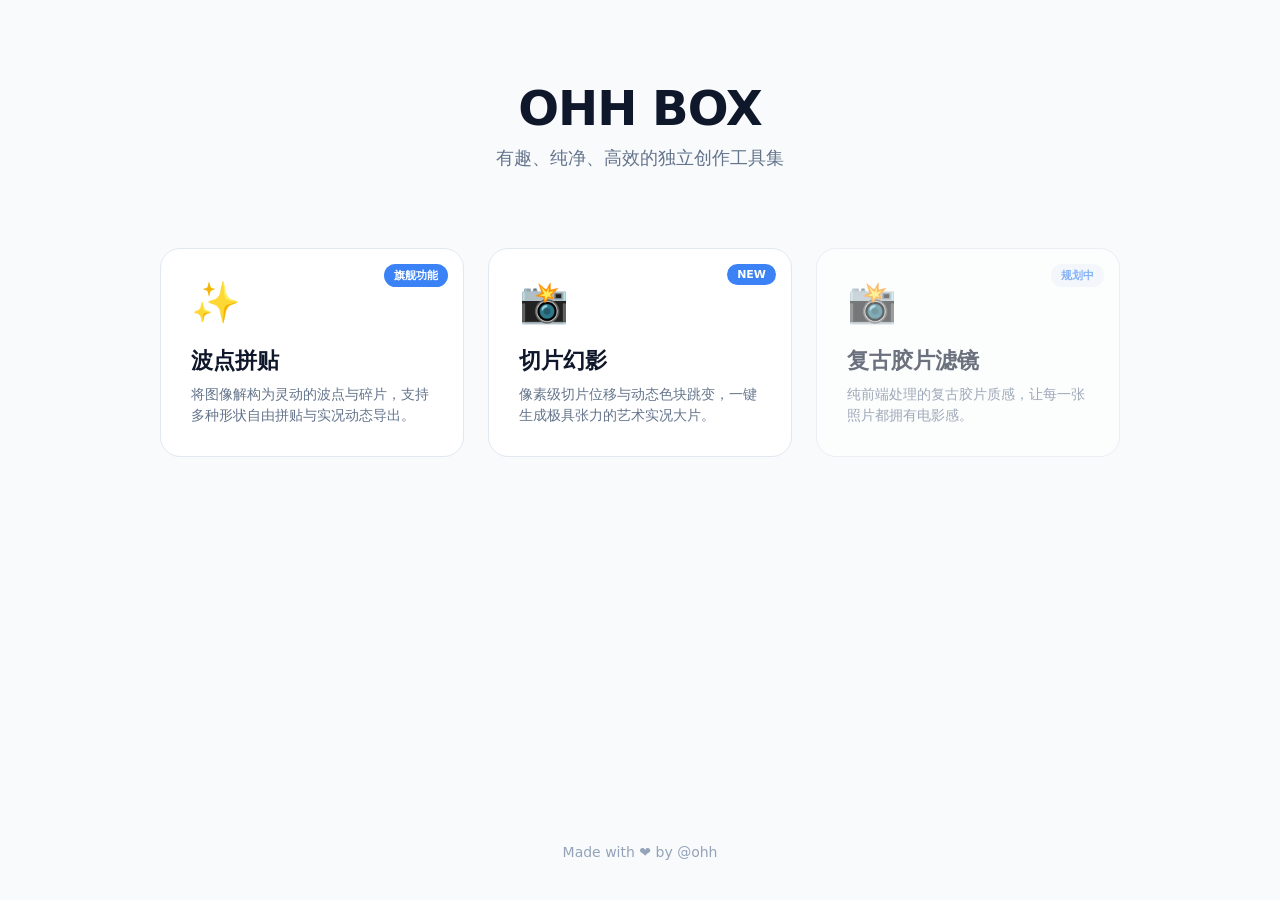
<file: index.html>
<!DOCTYPE html>
<html lang="zh-CN">
<head>
    <meta charset="UTF-8">
    <meta name="viewport" content="width=device-width, initial-scale=1.0">
    <title>OHH BOX - 独立创意工具箱</title>
    <style>
        :root { --bg: #f8fafc; --text: #0f172a; --primary: #3b82f6; --radius: 20px; }
        body { margin: 0; font-family: system-ui, -apple-system, sans-serif; background: var(--bg); color: var(--text); display: flex; flex-direction: column; align-items: center; min-height: 100vh; }
        
        .header { text-align: center; padding: 80px 20px 40px; }
        .brand { font-size: 48px; font-weight: 900; letter-spacing: -1px; margin: 0; }
        .subtitle { color: #64748b; margin-top: 10px; font-size: 18px; }

        .tools-grid { display: grid; grid-template-columns: repeat(auto-fit, minmax(280px, 1fr)); gap: 24px; width: 100%; max-width: 1000px; padding: 20px; box-sizing: border-box; }
        
        /* 工具卡片设计 */
        .tool-card { 
            background: #ffffff; padding: 30px; border-radius: var(--radius); border: 1px solid #e2e8f0; 
            text-decoration: none; color: inherit; transition: all 0.3s cubic-bezier(0.4, 0, 0.2, 1);
            display: flex; flex-direction: column; position: relative; overflow: hidden;
        }
        .tool-card:hover { transform: translateY(-8px); border-color: var(--primary); box-shadow: 0 20px 40px rgba(0,0,0,0.05); }
        
        .tool-icon { font-size: 40px; margin-bottom: 20px; }
        .tool-name { font-size: 22px; font-weight: 800; margin-bottom: 8px; }
        .tool-desc { font-size: 14px; color: #64748b; line-height: 1.5; }
        
        .badge { position: absolute; top: 15px; right: 15px; background: #f1f5f9; font-size: 11px; padding: 4px 10px; border-radius: 20px; font-weight: 700; color: var(--primary); }
        .badge.new { background: var(--primary); color: white; }

        .footer { margin-top: auto; padding: 40px; color: #94a3b8; font-size: 14px; }
    </style>
</head>
<body>
    <header class="header">
        <h1 class="brand">OHH BOX</h1>
        <p class="subtitle">有趣、纯净、高效的独立创作工具集</p>
    </header>

    <main class="tools-grid">
        <a href="./dot-collage/index.html" class="tool-card">
            <span class="badge new">旗舰功能</span>
            <div class="tool-icon">✨</div>
            <div class="tool-name">波点拼贴</div> <div class="tool-desc">将图像解构为灵动的波点与碎片，支持多种形状自由拼贴与实况动态导出。</div>
        </a>

        <a href="./slice-phantom/index.html" class="tool-card">
            <span class="badge new">NEW</span>
            <div class="tool-icon">📸</div>
            <div class="tool-name">切片幻影</div>
            <div class="tool-desc">像素级切片位移与动态色块跳变，一键生成极具张力的艺术实况大片。</div>
        </a>

        <a href="#" class="tool-card" style="opacity: 0.6; cursor: not-allowed;">
            <span class="badge">规划中</span>
            <div class="tool-icon">📸</div>
            <div class="tool-name">复古胶片滤镜</div>
            <div class="tool-desc">纯前端处理的复古胶片质感，让每一张照片都拥有电影感。</div>
        </a>
    </main>

    <footer class="footer">
        Made with ❤️ by @ohh
    </footer>
</body>
</html>
</file>
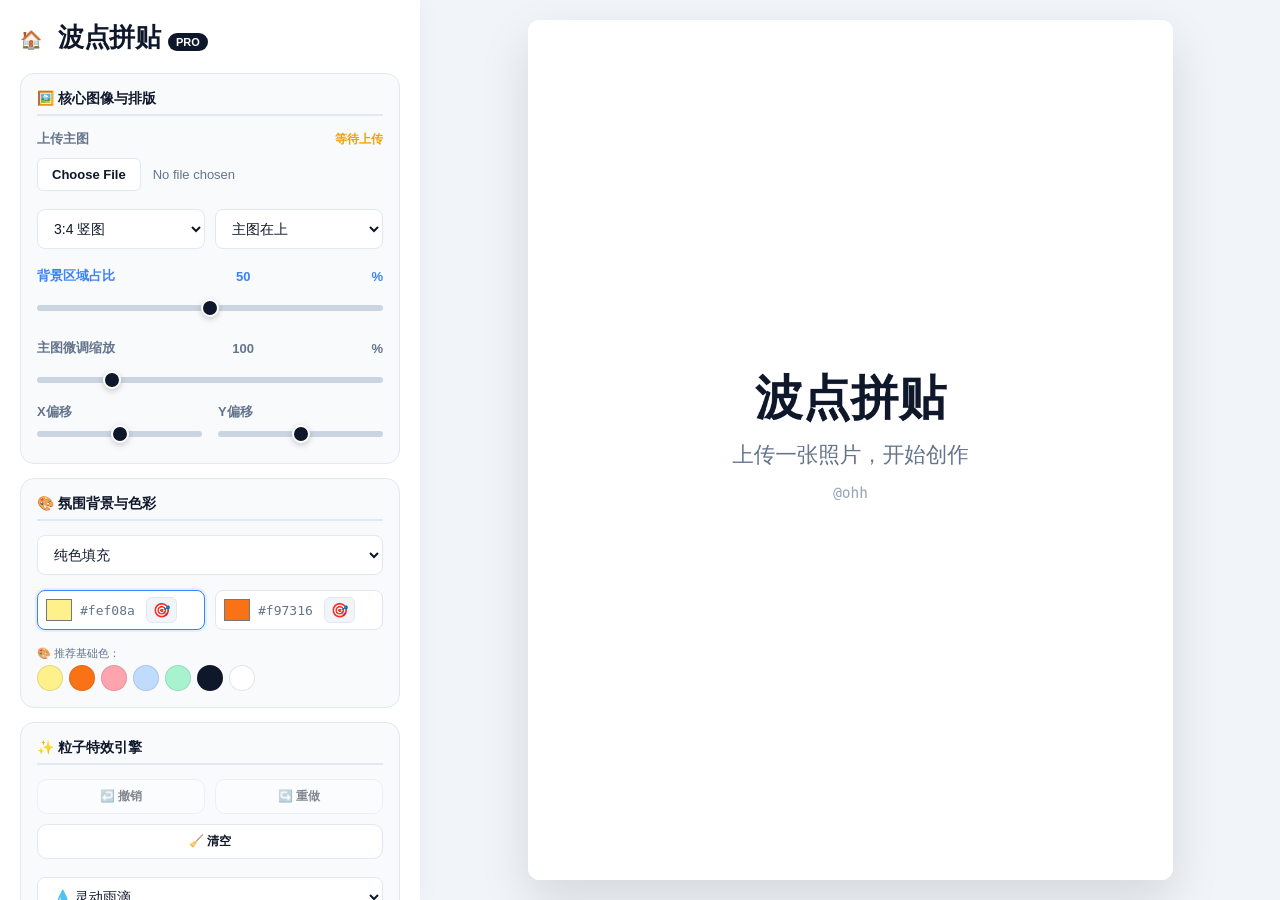
<file: dot-collage/index.html>
<!DOCTYPE html>
<html lang="zh-CN">
<head>
    <meta charset="UTF-8">
    <meta name="viewport" content="width=device-width, initial-scale=1.0, maximum-scale=1.0, user-scalable=no">
    <title>波点拼贴 - OHH BOX</title>
    <link rel="stylesheet" href="style.css">
</head>
<body>
    <div id="toast">🎯 请点击右侧画面提取颜色</div>

    <div class="sidebar">
        <div class="header">
    <a href="../index.html" style="text-decoration:none; font-size:18px; margin-right:8px;">🏠</a>
    <h1 class="brand">波点拼贴</h1>
    <span class="brand-tag">PRO</span>
</div>
        
        <div class="setting-card">
            <div class="card-title">🖼️ 核心图像与排版</div>
            <label>上传主图 <span id="imgStatus" style="color: #f59e0b; font-size: 12px;">等待上传</span></label>
            <input type="file" id="imageUpload" accept="image/*">
            <div style="display:flex; gap:10px; margin-top:8px;">
                <select id="canvasRatio" style="flex:1;"><option value="3:4">3:4 竖图</option><option value="1:1">1:1 正方</option><option value="4:3">4:3 横图</option><option value="9:16">9:16 视频</option></select>
                <select id="layoutDir" style="flex:1;"><option value="top">主图在上</option><option value="bottom">主图在下</option><option value="left">主图在左</option><option value="right">主图在右</option></select>
            </div>
            <label style="margin-top:8px; color: var(--accent);">背景区域占比 <span id="bgSplitRatioVal">50</span>%</label>
            <input type="range" id="bgSplitRatio" min="10" max="90" value="50">
            <label style="margin-top:8px;">主图微调缩放 <span id="imgScaleVal">100</span>%</label>
            <input type="range" id="imgScale" min="50" max="300" value="100">
            <div style="display:flex; gap:16px;">
                <div style="flex:1"><label>X偏移</label><input type="range" id="imgOffsetX" min="-400" max="400" value="0"></div>
                <div style="flex:1"><label>Y偏移</label><input type="range" id="imgOffsetY" min="-400" max="400" value="0"></div>
            </div>
        </div>

        <div class="setting-card">
            <div class="card-title">🎨 氛围背景与色彩</div>
            <select id="bgType"><option value="solid">纯色填充</option><option value="gradient">平滑渐变</option><option value="stripes">艺术条纹</option><option value="image">自定义背景图</option></select>
            <div id="imageControls" style="display:none; margin-top:5px;"><input type="file" id="bgImageUpload" accept="image/*"></div>
            
            <div style="display:flex; gap:10px; margin-top:5px;" id="colorControls">
                <div class="color-picker-wrapper active" id="wrapColor1">
                    <input type="color" id="color1" value="#fef08a">
                    <input type="text" id="color1Hex" class="color-hex" value="#fef08a">
                    <button class="btn-picker" id="pickColor1" title="在图片上提取颜色">🎯</button>
                </div>
                <div class="color-picker-wrapper" id="wrapColor2">
                    <input type="color" id="color2" value="#f97316">
                    <input type="text" id="color2Hex" class="color-hex" value="#f97316">
                    <button class="btn-picker" id="pickColor2" title="在图片上提取颜色">🎯</button>
                </div>
            </div>
            
            <div id="colorHistoryArea" style="display:none; margin-top: 6px; padding-top: 6px; border-top: 1px dashed var(--border);">
                <div style="font-size: 11px; color: var(--text-sub); margin-bottom: 4px;">🕒 历史取色 (点击应用)：</div>
                <div class="quick-palette" id="historyPalette"></div>
            </div>

            <div id="quickPaletteArea" style="margin-top: 6px;">
                <div style="font-size: 11px; color: var(--text-sub); margin-bottom: 4px;">🎨 推荐基础色：</div>
                <div class="quick-palette">
                    <div class="swatch" data-c="#fef08a" style="background:#fef08a;"></div>
                    <div class="swatch" data-c="#f97316" style="background:#f97316;"></div>
                    <div class="swatch" data-c="#fda4af" style="background:#fda4af;"></div>
                    <div class="swatch" data-c="#bfdbfe" style="background:#bfdbfe;"></div>
                    <div class="swatch" data-c="#a7f3d0" style="background:#a7f3d0;"></div>
                    <div class="swatch" data-c="#0f172a" style="background:#0f172a;"></div>
                    <div class="swatch" data-c="#ffffff" style="background:#ffffff;"></div>
                </div>
            </div>

            <div id="stripeControls" style="display:none; margin-top: 8px;">
                <label>条纹粗细/疏密 <span id="stripeDensityVal">40</span>px</label>
                <input type="range" id="stripeDensity" min="10" max="150" value="40">
            </div>
        </div>

        <div class="setting-card">
            <div class="card-title">✨ 粒子特效引擎</div>
            
            <div class="btn-group" style="margin-bottom: 8px;">
                <button class="btn btn-secondary" id="undoBtn" style="padding: 8px; font-size: 12px; opacity: 0.5;" disabled>↩️ 撤销</button>
                <button class="btn btn-secondary" id="redoBtn" style="padding: 8px; font-size: 12px; opacity: 0.5;" disabled>↪️ 重做</button>
                <button class="btn btn-secondary" id="clearBtn" style="padding: 8px; font-size: 12px;">🧹 清空</button>
            </div>

            <div style="display:flex; gap:10px;">
                <select id="shapeType" style="flex:2;">
                    <option value="drop">💧 灵动雨滴</option><option value="star">⭐ 经典星星</option><option value="heart">❤️ 浪漫爱心</option>
                    <option value="leaf">🍃 飘落树叶</option><option value="moon">🌙 弯弯月牙</option><option value="circle">⏺️ 饱满圆点</option>
                    <option value="square">⏹️ 现代正方</option><option value="diamond">♦️ 锐利菱形</option><option value="triangle">🔺 锐利三角</option>
                    <option value="text">✍️ 文字/Emoji</option>
                    <option value="custom">🧩 自定义上传形状</option>
                </select>
                <input type="text" id="customText" value="OHH" style="display:none; flex:1;" placeholder="输入文字">
            </div>
            
            <div id="customShapeUploadWrapper" style="display:none; margin-top: 8px; padding: 8px; background: #f8fafc; border-radius: 6px; border: 1px dashed var(--border);">
                <label style="font-size:11px; margin-bottom:4px;">上传透明底图片或SVG作为形状：</label>
                <input type="file" id="customShapeUpload" accept="image/png, image/svg+xml, image/webp">
            </div>
            
            <label style="margin-top:8px;">一键满屏粒子数 <span id="particleCountVal">30</span></label>
            <input type="range" id="particleCount" min="5" max="150" value="30">
            <label style="margin-top:8px;">画笔发散范围 (随手画) <span id="scatterVal">40</span>px</label>
            <input type="range" id="scatter" min="0" max="150" value="40">
            
            <div style="display:flex; gap:16px; margin-top:8px;">
                <div style="flex:1"><label>基础大小 <span id="sizeVal">35</span></label><input type="range" id="sizeRange" min="15" max="150" value="35"></div>
                <div style="flex:1"><label style="color: var(--accent);">大小差异 <span id="sizeVarVal">50</span>%</label><input type="range" id="sizeVar" min="0" max="100" value="50"></div>
            </div>
            
            <label style="margin-top:4px;">边缘羽化 <span id="featherVal">10</span></label>
            <input type="range" id="featherRange" min="0" max="40" value="10">
            <label style="margin-top:8px; cursor:pointer;"><input type="checkbox" id="unifiedRotation" style="margin-right:8px;">锁定形状统一朝向</label>
            <div id="angleControl" style="display:none; margin-top:4px;"><input type="range" id="angleRange" min="0" max="360" value="0"></div>
        </div>

        <div class="setting-card" style="border-color: var(--accent); border-width: 2px;">
            <div class="card-title" style="color: var(--accent);">🎬 动效与导出 (Live)</div>
            <div class="btn-group">
                <button class="btn btn-secondary" id="randomBtn">🎲 随机满屏</button>
                <button class="btn btn-secondary" id="previewAnimBtn">▶️ 预览动效</button>
                <button class="btn btn-primary" id="downloadPngBtn" style="width:100%;">🖼️ 导出高清静态图 (PNG)</button>
                <button class="btn btn-danger" id="recordAnimBtn" style="width:100%;">🎥 导出动态实况视频 (MP4)</button>
            </div>
        </div>
    </div>
    <div class="preview-area"><canvas id="mainCanvas"></canvas></div>

    <script src="main.js"></script>
</body>
</html>
</file>
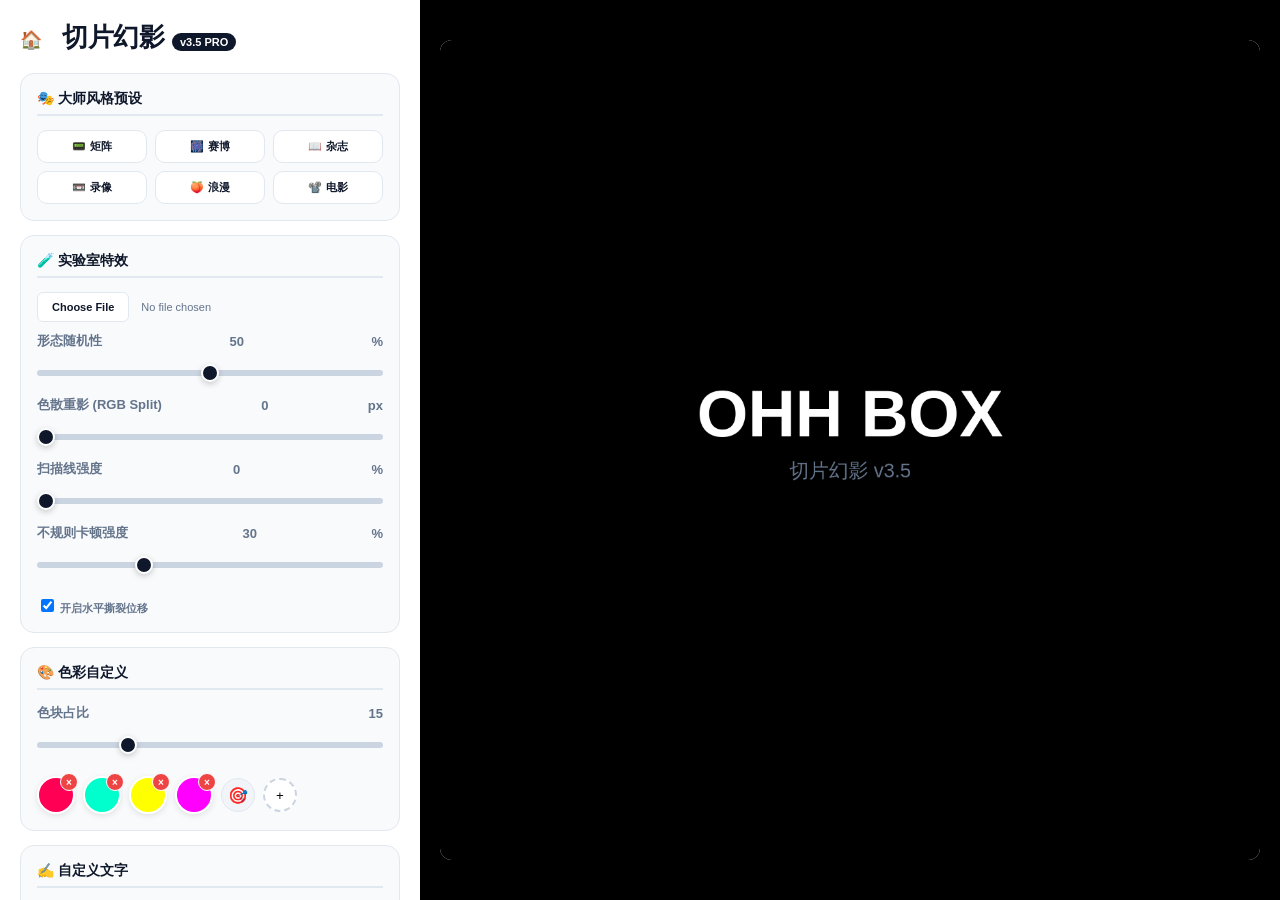
<file: slice-phantom/index.html>
<!DOCTYPE html>
<html lang="zh-CN">
<head>
    <meta charset="UTF-8">
    <meta name="viewport" content="width=device-width, initial-scale=1.0, maximum-scale=1.0, user-scalable=no">
    <title>切片幻影 - OHH BOX</title>
    <link rel="stylesheet" href="../dot-collage/style.css">
    <style>
        /* 工具专属样式微调 */
        .color-palette { display: flex; flex-wrap: wrap; gap: 8px; margin-top: 8px; align-items: center; }
        .color-item { position: relative; width: 34px; height: 34px; border-radius: 50%; border: 2px solid white; box-shadow: 0 2px 6px rgba(0,0,0,0.1); cursor: pointer; }
        .color-del { position: absolute; top: -5px; right: -5px; width: 16px; height: 16px; background: #ef4444; color: white; border-radius: 50%; font-size: 10px; display: flex; align-items: center; justify-content: center; font-weight: bold; border: 1px solid white; }
        .btn-eyedropper { background: #f1f5f9; border: 1px solid var(--border); border-radius: 50%; width: 34px; height: 34px; cursor: pointer; display: flex; align-items: center; justify-content: center; font-size: 16px; transition: 0.2s; }
        .btn-eyedropper:hover { background: #e2e8f0; }
        .preview-area { background: #000; cursor: default; }
        canvas { touch-action: none; cursor: crosshair; }

        /* 📱 沉浸式全屏录屏模式 (无退出按钮版) */
        body.immersive-mode .sidebar { display: none !important; }
        body.immersive-mode .preview-area { 
            padding: 0; background: #000; height: 100vh; width: 100vw; 
            position: fixed; top: 0; left: 0; z-index: 9999; 
            cursor: pointer; /* 提示用户可以点击 */
        }
        body.immersive-mode canvas { 
            border-radius: 0; box-shadow: none; 
            width: 100vw; height: 100vh; object-fit: contain; 
        }
    </style>
</head>
<body>
    <div id="toast">🎯 请点击画面提取颜色</div>

    <div class="sidebar">
        <div class="header">
            <a href="../index.html" style="text-decoration:none; font-size:18px; margin-right:12px;">🏠</a>
            <h1 class="brand">切片幻影</h1>
            <span class="brand-tag">v3.5 PRO</span>
        </div>

        <div class="setting-card">
            <div class="card-title">🎭 大师风格预设</div>
            <div class="btn-group" style="display: grid; grid-template-columns: 1fr 1fr 1fr; gap: 8px;">
                <button class="btn btn-secondary" style="font-size:11px; padding:8px 2px;" onclick="applyPreset('matrix')">📟 矩阵</button>
                <button class="btn btn-secondary" style="font-size:11px; padding:8px 2px;" onclick="applyPreset('cyber')">🎆 赛博</button>
                <button class="btn btn-secondary" style="font-size:11px; padding:8px 2px;" onclick="applyPreset('magazine')">📖 杂志</button>
                <button class="btn btn-secondary" style="font-size:11px; padding:8px 2px;" onclick="applyPreset('vhs')">📼 录像</button>
                <button class="btn btn-secondary" style="font-size:11px; padding:8px 2px;" onclick="applyPreset('candy')">🍑 浪漫</button>
                <button class="btn btn-secondary" style="font-size:11px; padding:8px 2px;" onclick="applyPreset('nordic')">📽️ 电影</button>
            </div>
        </div>

        <div class="setting-card">
            <div class="card-title">🧪 实验室特效</div>
            <input type="file" id="imageUpload" accept="image/*" style="font-size: 11px;">
            <label>形态随机性 <span id="sizeVarVal">50</span>%</label>
            <input type="range" id="sizeVar" min="0" max="100" value="50">
            <label>色散重影 (RGB Split) <span id="rgbSplitVal">0</span>px</label>
            <input type="range" id="rgbSplit" min="0" max="25" value="0">
            <label>扫描线强度 <span id="scanlinesVal">0</span>%</label>
            <input type="range" id="scanlines" min="0" max="100" value="0">
            <label>不规则卡顿强度 <span id="stutterVal">30</span>%</label>
            <input type="range" id="stutter" min="0" max="100" value="30">
            <label style="cursor:pointer; font-size:11px; margin-top:8px; display:block;"><input type="checkbox" id="pixelDrift" checked> 开启水平撕裂位移</label>
        </div>

        <div class="setting-card">
            <div class="card-title">🎨 色彩自定义</div>
            <label>色块占比 <span id="colorCountVal">15</span></label>
            <input type="range" id="colorCount" min="0" max="60" value="15">
            <div class="color-palette" id="customPalette">
                <button class="btn-eyedropper" id="pickColor" title="吸管提取图片颜色">🎯</button>
                <button id="addColorBtn" style="border:2px dashed #cbd5e1; background:white; border-radius:50%; width:34px; height:34px; cursor:pointer;">+</button>
            </div>
        </div>

        <div class="setting-card">
            <div class="card-title">✍️ 自定义文字</div>
            <input type="text" id="overlayText" value="OHH BOX" placeholder="输入文字...">
            <div style="display:flex; gap:10px; margin-top:5px;">
                <div style="flex:1;"><label>字号 <span id="textSizeVal">80</span></label><input type="range" id="textSize" min="20" max="200" value="80"></div>
                <div style="width:50px;"><label>颜色</label><input type="color" id="textColor" value="#ffffff" style="width:100%; height:32px; border:none; border-radius:6px; background:none; cursor:pointer;"></div>
            </div>
            <label>位置 (X: <span id="textXVal">50</span>% | Y: <span id="textYVal">90</span>%)</label>
            <div style="display:flex; gap:10px;">
                <input type="range" id="textX" min="0" max="100" value="50">
                <input type="range" id="textY" min="0" max="100" value="90">
            </div>
        </div>

        <div class="setting-card" style="border-color:var(--accent); border-width:2px;">
            <button class="btn btn-primary" id="downloadPngBtn">📸 保存高清出图</button>
            <button class="btn btn-danger" id="recordBtn" style="margin-top: 8px;">🎥 电脑端导出视频</button>
            <button class="btn btn-secondary" id="enterImmersiveBtn" style="margin-top: 8px; border-color: #10b981; color: #10b981;">📱 手机端全屏录制</button>
        </div>
    </div>

    <div class="preview-area"><canvas id="mainCanvas"></canvas></div>

    <div id="wechat-mask" style="position:fixed; top:0; left:0; width:100%; height:100%; background:rgba(0,0,0,0.9); z-index:2000; display:none; flex-direction:column; align-items:center; justify-content:center;" onclick="this.style.display='none'">
        <p style="color:white; margin-bottom:15px; font-weight:bold;">✨ 出图成功！请长按保存</p>
        <img id="wechat-img" style="max-width:90%; max-height:80%; border-radius:8px; box-shadow: 0 0 30px rgba(59, 130, 246, 0.2);">
    </div>

    <script src="main.js?v=3.5"></script>
</body>
</html>
</file>
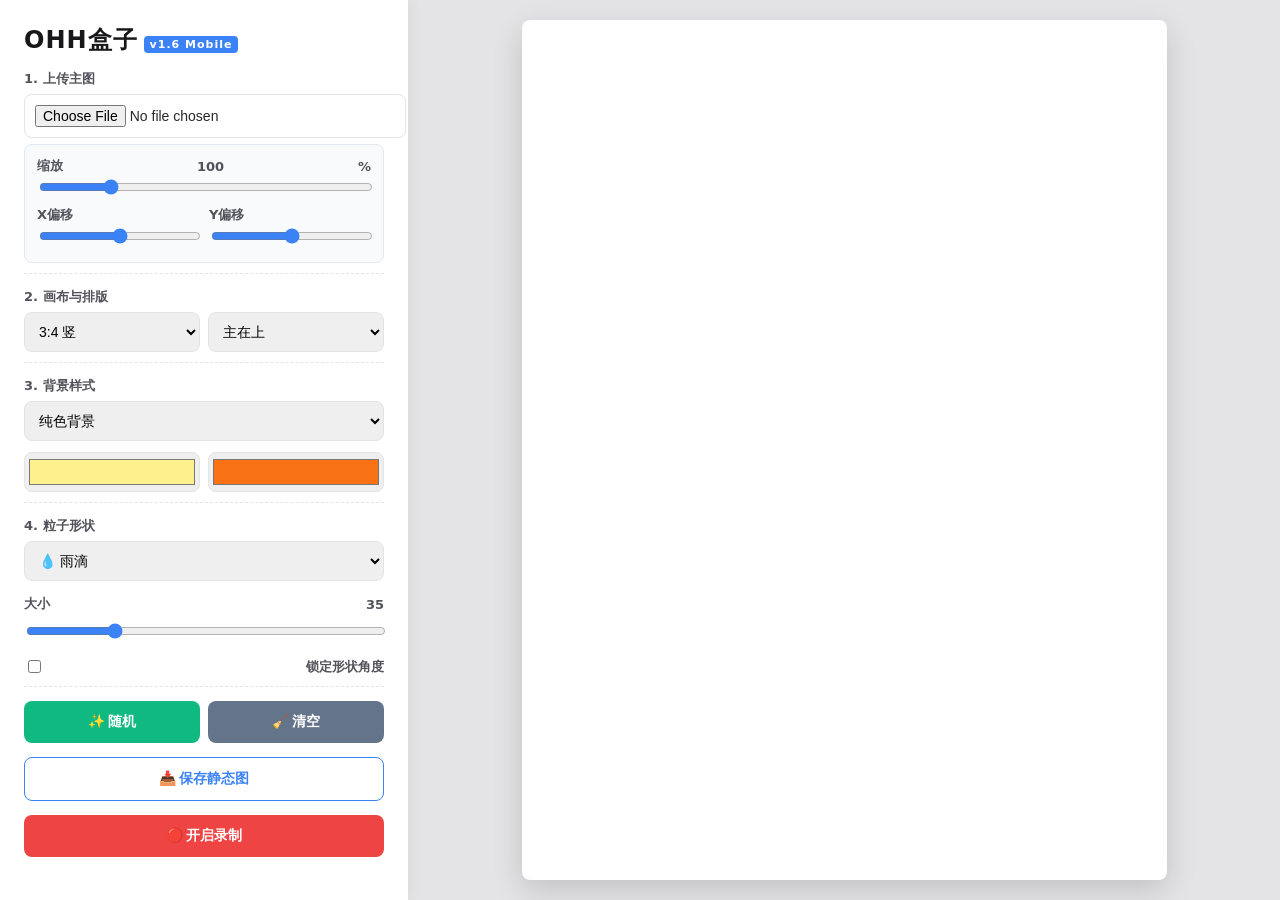
<file: 手机兼容版v1.6.html>
<!DOCTYPE html>
<html lang="zh-CN">
<head>
    <meta charset="UTF-8">
    <meta name="viewport" content="width=device-width, initial-scale=1.0, maximum-scale=1.0, user-scalable=no">
    <title>OHH盒子 - 移动适配版 v1.6</title>
    <style>
        :root { --bg: #f4f4f5; --panel: #ffffff; --text: #27272a; --border: #e4e4e7; --primary: #3b82f6; }
        body { margin: 0; font-family: system-ui, -apple-system, sans-serif; background: var(--bg); display: flex; height: 100vh; overflow: hidden; color: var(--text); flex-direction: row; }
        
        /* 响应式：电脑端布局 */
        .sidebar { width: 360px; background: var(--panel); padding: 24px; box-shadow: 2px 0 12px rgba(0,0,0,0.05); overflow-y: auto; display: flex; flex-direction: column; gap: 14px; z-index: 10; }
        .preview-area { flex: 1; display: flex; align-items: center; justify-content: center; background: #e4e4e7; padding: 20px; overflow: hidden; position: relative; }
        
        .brand { margin: 0; font-size: 24px; font-weight: 900; letter-spacing: 1px; color: #18181b; }
        .brand-tag { font-size: 11px; background: #3b82f6; color: white; padding: 2px 6px; border-radius: 4px; margin-left: 6px; }

        .control-group { display: flex; flex-direction: column; gap: 6px; padding-bottom: 10px; border-bottom: 1px dashed var(--border); }
        label { font-size: 13px; font-weight: 600; color: #52525b; display: flex; justify-content: space-between; align-items: center;}
        select, input[type="file"], input[type="color"], input[type="text"] { width: 100%; padding: 10px; border: 1px solid var(--border); border-radius: 8px; font-size: 14px; }
        input[type="range"] { width: 100%; height: 20px; accent-color: var(--primary); }
        
        .btn { color: white; border: none; padding: 12px; border-radius: 8px; cursor: pointer; font-weight: 600; text-align: center; font-size: 14px; transition: 0.2s; }
        .btn-outline { background: transparent; color: var(--primary); border: 1px solid var(--primary); }
        .image-tweak-panel { background: #f8fafc; padding: 12px; border-radius: 8px; border: 1px solid #e2e8f0; }

        canvas { display: block; max-width: 100%; max-height: 100%; object-fit: contain; box-shadow: 0 10px 30px rgba(0,0,0,0.15); border-radius: 8px; background: white; touch-action: none; }

        /* 📱 响应式：手机端适配 (关键！) */
        @media (max-width: 768px) {
            body { flex-direction: column; }
            .sidebar { width: 100%; height: 45vh; order: 2; padding: 16px; box-sizing: border-box; box-shadow: 0 -4px 12px rgba(0,0,0,0.05); }
            .preview-area { height: 55vh; order: 1; padding: 10px; }
            .brand { font-size: 20px; }
        }
    </style>
</head>
<body>
    <div class="sidebar">
        <div class="brand">OHH盒子<span class="brand-tag">v1.6 Mobile</span></div>
        
        <div class="control-group">
            <label>1. 上传主图 <span id="imgStatus"></span></label>
            <input type="file" id="imageUpload" accept="image/*">
            <div class="image-tweak-panel">
                <label>缩放 <span id="imgScaleVal">100</span>%</label>
                <input type="range" id="imgScale" min="50" max="300" value="100">
                <div style="display:flex; gap:10px; margin-top:5px;">
                    <div style="flex:1"><label>X偏移</label><input type="range" id="imgOffsetX" min="-400" max="400" value="0"></div>
                    <div style="flex:1"><label>Y偏移</label><input type="range" id="imgOffsetY" min="-400" max="400" value="0"></div>
                </div>
            </div>
        </div>

        <div class="control-group">
            <label>2. 画布与排版</label>
            <div style="display:flex; gap:8px;">
                <select id="canvasRatio" style="flex:1;"><option value="3:4">3:4 竖</option><option value="1:1">1:1 方</option><option value="9:16">9:16 长</option></select>
                <select id="layoutDir" style="flex:1;"><option value="top">主在上</option><option value="left">主在左</option><option value="bottom">主在下</option></select>
            </div>
        </div>

        <div class="control-group">
            <label>3. 背景样式</label>
            <select id="bgType">
                <option value="solid">纯色背景</option>
                <option value="gradient">渐变背景</option>
                <option value="stripes">艺术条纹</option>
                <option value="image">自定义背景图</option>
            </select>
            <div id="imageControls" style="display:none; margin-top:5px;"><input type="file" id="bgImageUpload" accept="image/*"></div>
            <div class="color-row" style="display:flex; gap:8px; margin-top:5px;">
                <input type="color" id="color1" value="#FEF08A" style="flex:1; height:40px; padding:2px;">
                <input type="color" id="color2" value="#F97316" style="flex:1; height:40px; padding:2px;">
            </div>
        </div>

        <div class="control-group">
            <label>4. 粒子形状</label>
            <select id="shapeType">
                <option value="drop">💧 雨滴</option><option value="star">⭐ 星星</option><option value="heart">❤️ 爱心</option>
                <option value="leaf">🍃 树叶</option><option value="text">✍️ 自定义文字</option>
            </select>
            <input type="text" id="customText" value="OHH" style="display:none; margin-top:5px;">
            <label style="margin-top:8px;">大小 <span id="sizeVal">35</span></label>
            <input type="range" id="sizeRange" min="15" max="100" value="35">
            <label style="margin-top:8px; cursor:pointer;"><input type="checkbox" id="unifiedRotation"> 锁定形状角度</label>
            <input type="range" id="angleRange" min="0" max="360" value="0" style="display:none;" id="angleCtrl">
        </div>

        <div style="display: flex; gap: 8px;">
            <button class="btn" id="randomBtn" style="background: #10b981; flex: 1;">✨ 随机</button>
            <button class="btn" id="clearBtn" style="background: #64748b; flex: 1;">🧹 清空</button>
        </div>
        <button class="btn btn-outline" id="downloadBtn">📥 保存静态图</button>
        <button class="btn" id="recordBtn" style="background: #ef4444;">🔴 开启录制</button>
    </div>

    <div class="preview-area"><canvas id="mainCanvas"></canvas></div>

    <script>
        const canvas = document.getElementById('mainCanvas');
        const ctx = canvas.getContext('2d');
        let currentImage = null, currentBgImage = null, particles = [], isDrawing = false, lastPos = {x:0, y:0};
        let isRecording = false, mediaRecorder, recordedChunks = [];

        const ui = {
            canvasRatio: document.getElementById('canvasRatio'), layoutDir: document.getElementById('layoutDir'),
            bgType: document.getElementById('bgType'), color1: document.getElementById('color1'), color2: document.getElementById('color2'),
            featherRange: {value: 10}, shapeType: document.getElementById('shapeType'), customText: document.getElementById('customText'),
            scatter: {value: 40}, sizeRange: document.getElementById('sizeRange'), unifiedRotation: document.getElementById('unifiedRotation'),
            angleRange: document.getElementById('angleRange'), imgScale: document.getElementById('imgScale'),
            imgOffsetX: document.getElementById('imgOffsetX'), imgOffsetY: document.getElementById('imgOffsetY')
        };

        function updateCanvasSize() {
            const ratio = ui.canvasRatio.value.split(':');
            const baseRes = 1080;
            canvas.width = baseRes; canvas.height = Math.round((baseRes / parseInt(ratio[0])) * parseInt(ratio[1]));
            particles = []; render();
        }

        // --- 📱 核心修复：通用位置获取函数 (支持鼠标和手指) ---
        function getPos(e) {
            const rect = canvas.getBoundingClientRect();
            const clientX = e.touches ? e.touches[0].clientX : e.clientX;
            const clientY = e.touches ? e.touches[0].clientY : e.clientY;
            return {
                x: (clientX - rect.left) * (canvas.width / rect.width),
                y: (clientY - rect.top) * (canvas.height / rect.height)
            };
        }

        function startDrawing(e) { if(!currentImage) return; isDrawing = true; lastPos = getPos(e); }
        function moveDrawing(e) {
            if(!isDrawing) return;
            const pos = getPos(e);
            if (Math.hypot(pos.x - lastPos.x, pos.y - lastPos.y) > 15) {
                const size = parseInt(ui.sizeRange.value);
                particles.push({ x: pos.x + (Math.random()-0.5)*80, y: pos.y + (Math.random()-0.5)*80, size: size*(0.6+Math.random()*0.8), rotation: Math.random()*Math.PI*2, colorIndex: Math.random()>0.5?0:1 });
                lastPos = pos; render();
            }
            if(e.touches) e.preventDefault(); // 禁止触屏绘制时的页面滚动
        }
        function endDrawing() { isDrawing = false; }

        // 绑定所有交互事件
        canvas.addEventListener('mousedown', startDrawing); canvas.addEventListener('mousemove', moveDrawing);
        window.addEventListener('mouseup', endDrawing);
        canvas.addEventListener('touchstart', startDrawing, {passive: false});
        canvas.addEventListener('touchmove', moveDrawing, {passive: false});
        canvas.addEventListener('touchend', endDrawing);

        // UI 逻辑
        ui.canvasRatio.onchange = updateCanvasSize;
        ui.bgType.onchange = (e) => { document.getElementById('imageControls').style.display = e.target.value === 'image' ? 'block' : 'none'; render(); };
        ui.shapeType.onchange = (e) => { ui.customText.style.display = e.target.value === 'text' ? 'block' : 'none'; render(); };
        ui.unifiedRotation.onchange = (e) => { ui.angleRange.style.display = e.target.checked ? 'block' : 'none'; render(); };
        ['layoutDir','color1','color2','customText','angleRange','imgScale','imgOffsetX','imgOffsetY'].forEach(k => {
            const el = ui[k].tagName ? ui[k] : document.getElementById(k);
            if(el) el.oninput = el.onchange = () => {
                if(document.getElementById(k+'Val')) document.getElementById(k+'Val').innerText = el.value;
                render();
            };
        });

        document.getElementById('imageUpload').onchange = (e) => {
            const reader = new FileReader();
            reader.onload = (ev) => { currentImage = new Image(); currentImage.onload = render; currentImage.src = ev.target.result; };
            if(e.target.files[0]) reader.readAsDataURL(e.target.files[0]);
        };
        document.getElementById('bgImageUpload').onchange = (e) => {
            const reader = new FileReader();
            reader.onload = (ev) => { currentBgImage = new Image(); currentBgImage.onload = render; currentBgImage.src = ev.target.result; };
            if(e.target.files[0]) reader.readAsDataURL(e.target.files[0]);
        };

        // 绘图逻辑
        function drawShape(ctx, type, size) {
            if (type === 'text') { ctx.font = `bold ${size}px sans-serif`; ctx.textAlign = 'center'; ctx.textBaseline = 'middle'; ctx.fillText(ui.customText.value || 'OHH', 0, 0); return false; }
            ctx.beginPath();
            if (type === 'circle') ctx.arc(0,0, size/2, 0, Math.PI*2);
            else if (type === 'star') { for(let i=0;i<10;i++){ let r = i%2==0?size/2:size/4; let a = i*Math.PI/5 - Math.PI/2; ctx.lineTo(Math.cos(a)*r, Math.sin(a)*r); } }
            else if (type === 'drop') { ctx.moveTo(0,-size/2); ctx.quadraticCurveTo(size/3,0,size/3,size/4); ctx.arc(0,size/4,size/3,0,Math.PI); ctx.quadraticCurveTo(-size/3,0,0,-size/2); }
            else if (type === 'heart') { ctx.moveTo(0,size/4); ctx.bezierCurveTo(size/2,-size/4,size/2,-size/1.5,0,-size/3); ctx.bezierCurveTo(-size/2,-size/1.5,-size/2,-size/4,0,size/4); }
            else if (type === 'leaf') { ctx.moveTo(0,-size/2); ctx.quadraticCurveTo(size/2,0,0,size/2); ctx.quadraticCurveTo(-size/2,0,0,-size/2); }
            ctx.closePath(); return true;
        }

        function render() {
            if(!currentImage) return;
            ctx.clearRect(0,0, canvas.width, canvas.height);
            const layout = ui.layoutDir.value;
            let imgR = {x:0, y:0, w:canvas.width, h:canvas.height}, bgR = {x:0, y:0, w:canvas.width, h:canvas.height};
            if(layout==='top'){ imgR.h/=2; bgR.y=bgR.h=canvas.height/2; }
            else if(layout==='left'){ imgR.w/=2; bgR.x=bgR.w=canvas.width/2; }
            else if(layout==='bottom'){ bgR.h/=2; imgR.y=imgR.h=canvas.height/2; }

            // 1. 背景
            if(ui.bgType.value==='image' && currentBgImage){
                let s = Math.max(canvas.width/currentBgImage.width, canvas.height/currentBgImage.height);
                ctx.drawImage(currentBgImage, (canvas.width-currentBgImage.width*s)/2, (canvas.height-currentBgImage.height*s)/2, currentBgImage.width*s, currentBgImage.height*s);
            } else {
                let g = ctx.createLinearGradient(0,0,canvas.width,canvas.height); g.addColorStop(0,ui.color1.value); g.addColorStop(1,ui.color2.value);
                ctx.fillStyle = ui.bgType.value==='gradient'?g:ui.color1.value; ctx.fillRect(0,0,canvas.width,canvas.height);
                if(ui.bgType.value==='stripes'){ ctx.fillStyle=ui.color2.value; for(let i=0;i<canvas.width+canvas.height;i+=60)ctx.fillRect(i,0,30,canvas.height); }
            }

            // 2. 主图
            const imgCanvas = document.createElement('canvas'); imgCanvas.width=canvas.width; imgCanvas.height=canvas.height;
            const iCtx = imgCanvas.getContext('2d');
            const scale = parseInt(ui.imgScale.value)/100, ox=parseInt(ui.imgOffsetX.value), oy=parseInt(ui.imgOffsetY.value);
            const s = Math.max(imgR.w/currentImage.width, imgR.h/currentImage.height)*scale;
            const dx = imgR.x+(imgR.w-currentImage.width*s)/2+ox, dy = imgR.y+(imgR.h-currentImage.height*s)/2+oy;
            iCtx.save(); iCtx.beginPath(); iCtx.rect(imgR.x, imgR.y, imgR.w, imgR.h); iCtx.clip();
            iCtx.drawImage(currentImage, dx, dy, currentImage.width*s, currentImage.height*s); iCtx.restore();

            // 3. 挖洞与贴片
            const rot = ui.unifiedRotation.checked ? ui.angleRange.value*Math.PI/180 : null;
            iCtx.globalCompositeOperation = 'destination-out';
            particles.forEach(p => {
                if(p.x>imgR.x && p.x<imgR.x+imgR.w && p.y>imgR.y && p.y<imgR.y+imgR.h){
                    iCtx.save(); iCtx.translate(p.x, p.y); iCtx.rotate(rot??p.rotation);
                    if(drawShape(iCtx, ui.shapeType.value, p.size)) iCtx.fill(); iCtx.restore();
                }
            });
            ctx.drawImage(imgCanvas, 0, 0);

            particles.forEach(p => {
                if(p.x>bgR.x && p.x<bgR.x+bgR.w && p.y>bgR.y && p.y<bgR.y+bgR.h){
                    const fCanvas = document.createElement('canvas'); fCanvas.width=p.size*2; fCanvas.height=p.size*2;
                    const fCtx = fCanvas.getContext('2d'); fCtx.translate(p.size, p.size); fCtx.rotate(rot??p.rotation);
                    fCtx.fillStyle='black'; drawShape(fCtx, ui.shapeType.value, p.size); fCtx.fill();
                    fCtx.globalCompositeOperation='source-in';
                    let sx = p.x, sy = p.y; if(layout==='top')sy-=imgR.h; else if(layout==='left')sx-=imgR.w; else if(layout==='bottom')sy+=imgR.h;
                    fCtx.drawImage(currentImage, dx-sx+p.size, dy-sy+p.size, currentImage.width*s, currentImage.height*s);
                    ctx.drawImage(fCanvas, p.x-p.size, p.y-p.size);
                }
            });
        }

        document.getElementById('randomBtn').onclick = () => {
            for(let i=0;i<30;i++) particles.push({x:Math.random()*canvas.width, y:Math.random()*canvas.height, size:35*(0.5+Math.random()), rotation:Math.random()*Math.PI*2});
            render();
        };
        document.getElementById('clearBtn').onclick = () => { particles=[]; render(); };
        document.getElementById('downloadBtn').onclick = () => { const a=document.createElement('a'); a.download=`OHH_${Date.now()}.png`; a.href=canvas.toDataURL(); a.click(); };
        updateCanvasSize();
    </script>
</body>
</html>
</file>
<file: dot-collage/style.css>
:root { --bg-body: #f1f5f9; --panel-bg: #ffffff; --text-main: #0f172a; --text-sub: #64748b; --border: #e2e8f0; --primary: #0f172a; --primary-hover: #334155; --accent: #3b82f6; --radius: 14px; }
body { margin: 0; font-family: -apple-system, BlinkMacSystemFont, "Segoe UI", Roboto, sans-serif; background: var(--bg-body); display: flex; height: 100vh; overflow: hidden; color: var(--text-main); flex-direction: row; }

.sidebar { width: 380px; background: var(--panel-bg); padding: 20px; box-shadow: 2px 0 20px rgba(0,0,0,0.04); overflow-y: auto; display: flex; flex-direction: column; gap: 14px; z-index: 10; }
.sidebar::-webkit-scrollbar { width: 6px; } .sidebar::-webkit-scrollbar-thumb { background-color: #cbd5e1; border-radius: 10px; }
.preview-area { flex: 1; display: flex; align-items: center; justify-content: center; padding: 20px; position: relative; }

.header { display: flex; align-items: baseline; gap: 8px; margin-bottom: 4px; }
.brand { margin: 0; font-size: 26px; font-weight: 900; letter-spacing: -0.5px; }
.brand-tag { font-size: 11px; font-weight: 600; background: var(--primary); color: white; padding: 3px 8px; border-radius: 20px; }

.setting-card { background: #f8fafc; padding: 16px; border-radius: var(--radius); border: 1px solid var(--border); display: flex; flex-direction: column; gap: 10px; }
.card-title { font-size: 14px; font-weight: 700; color: var(--text-main); display: flex; align-items: center; gap: 6px; margin-bottom: 4px; border-bottom: 2px solid var(--border); padding-bottom: 6px;}

label { font-size: 13px; font-weight: 600; color: var(--text-sub); display: flex; justify-content: space-between; align-items: center;}
select, input[type="text"] { width: 100%; padding: 10px 12px; border: 1px solid var(--border); border-radius: 8px; font-size: 14px; background: white; color: var(--text-main); font-weight: 500; outline: none; transition: border-color 0.2s; box-sizing: border-box;}

.color-picker-wrapper { display: flex; align-items: center; gap: 6px; flex: 1; background: white; border: 1px solid var(--border); border-radius: 8px; padding: 4px 6px; overflow: hidden; transition: border-color 0.2s;}
.color-picker-wrapper.active { border-color: var(--accent); box-shadow: 0 0 0 2px rgba(59, 130, 246, 0.1); }
input[type="color"] { border: none; border-radius: 4px; width: 30px; height: 30px; cursor: pointer; background: white; padding: 0; }
.color-hex { border: none !important; padding: 0 !important; width: 60px !important; font-size: 13px !important; font-family: monospace; color: var(--text-sub) !important; background: transparent !important; }
.btn-picker { background: #f1f5f9; border: 1px solid var(--border); border-radius: 6px; padding: 4px 6px; cursor: pointer; font-size: 14px; display: flex; align-items: center; justify-content: center; transition: 0.2s;}
.btn-picker:hover { background: #e2e8f0; }

.quick-palette { display: flex; gap: 6px; margin-top: 4px; flex-wrap: wrap;}
.swatch { width: 24px; height: 24px; border-radius: 50%; cursor: pointer; border: 1px solid rgba(0,0,0,0.1); transition: transform 0.1s;}
.swatch:active { transform: scale(0.8); }

input[type="range"] { width: 100%; height: 6px; background: #cbd5e1; border-radius: 4px; outline: none; -webkit-appearance: none; margin: 10px 0; }
input[type="range"]::-webkit-slider-thumb { -webkit-appearance: none; width: 18px; height: 18px; background: var(--primary); border-radius: 50%; cursor: pointer; border: 2px solid white; box-shadow: 0 2px 6px rgba(0,0,0,0.2); }

input[type="file"] { font-size: 13px; color: var(--text-sub); }
input[type="file"]::file-selector-button { border: none; background: white; border: 1px solid var(--border); padding: 8px 14px; border-radius: 6px; color: var(--text-main); cursor: pointer; font-weight: 600; margin-right: 12px; transition: 0.2s; }

.btn-group { display: flex; gap: 10px; flex-wrap: wrap;}
.btn { flex: 1; min-width: 45%; border: none; padding: 12px; border-radius: 10px; cursor: pointer; font-weight: 700; font-size: 14px; transition: all 0.2s; display: flex; justify-content: center; align-items: center; gap: 6px; }
.btn:active { transform: scale(0.98); }
.btn-primary { background: var(--primary); color: white; }
.btn-success { background: #10b981; color: white; }
.btn-secondary { background: white; color: var(--text-main); border: 1px solid var(--border); }
.btn-danger { background: #ef4444; color: white; }

canvas { display: block; max-width: 100%; max-height: 100%; object-fit: contain; box-shadow: 0 20px 50px rgba(0,0,0,0.12); border-radius: 12px; background: white; touch-action: none; cursor: crosshair;}

#toast { position: fixed; top: 20px; left: 50%; transform: translateX(-50%); background: rgba(15, 23, 42, 0.9); color: white; padding: 12px 24px; border-radius: 30px; z-index: 1000; display: none; font-size: 14px; font-weight: bold; pointer-events: none; box-shadow: 0 10px 25px rgba(0,0,0,0.2); animation: pop 0.3s cubic-bezier(0.18, 0.89, 0.32, 1.28); }
@keyframes pop { 0% { transform: translate(-50%, -20px) scale(0.8); opacity: 0; } 100% { transform: translate(-50%, 0) scale(1); opacity: 1; } }

@media (max-width: 768px) {
    body { flex-direction: column; }
    .sidebar { width: 100%; height: 50vh; order: 2; padding: 16px; box-sizing: border-box; box-shadow: 0 -10px 20px rgba(0,0,0,0.05); border-radius: 20px 20px 0 0; }
    .preview-area { height: 50vh; order: 1; padding: 16px; }
    .header { justify-content: center; margin-bottom: 10px;}
}
/* --- 📱 沉浸式全屏录屏模式 --- */
body.immersive-mode .sidebar { display: none !important; }
body.immersive-mode .preview-area { 
    padding: 0; background: #000; height: 100vh; width: 100vw; 
    position: fixed; top: 0; left: 0; z-index: 9999; 
}
body.immersive-mode canvas { 
    border-radius: 0; box-shadow: none; 
    width: 100vw; height: 100vh; object-fit: contain; 
}

/* 退出录屏的悬浮按钮 */
/* 修改或删除这段 */
#exitImmersiveBtn { 
    display: none !important; /* 彻底隐藏实体按钮 */
}

/* 确保沉浸模式下，点击区域是全屏的 */
body.immersive-mode .preview-area {
    cursor: pointer; /* 鼠标移上去显示小手，提示可以点击 */
}
</file>
